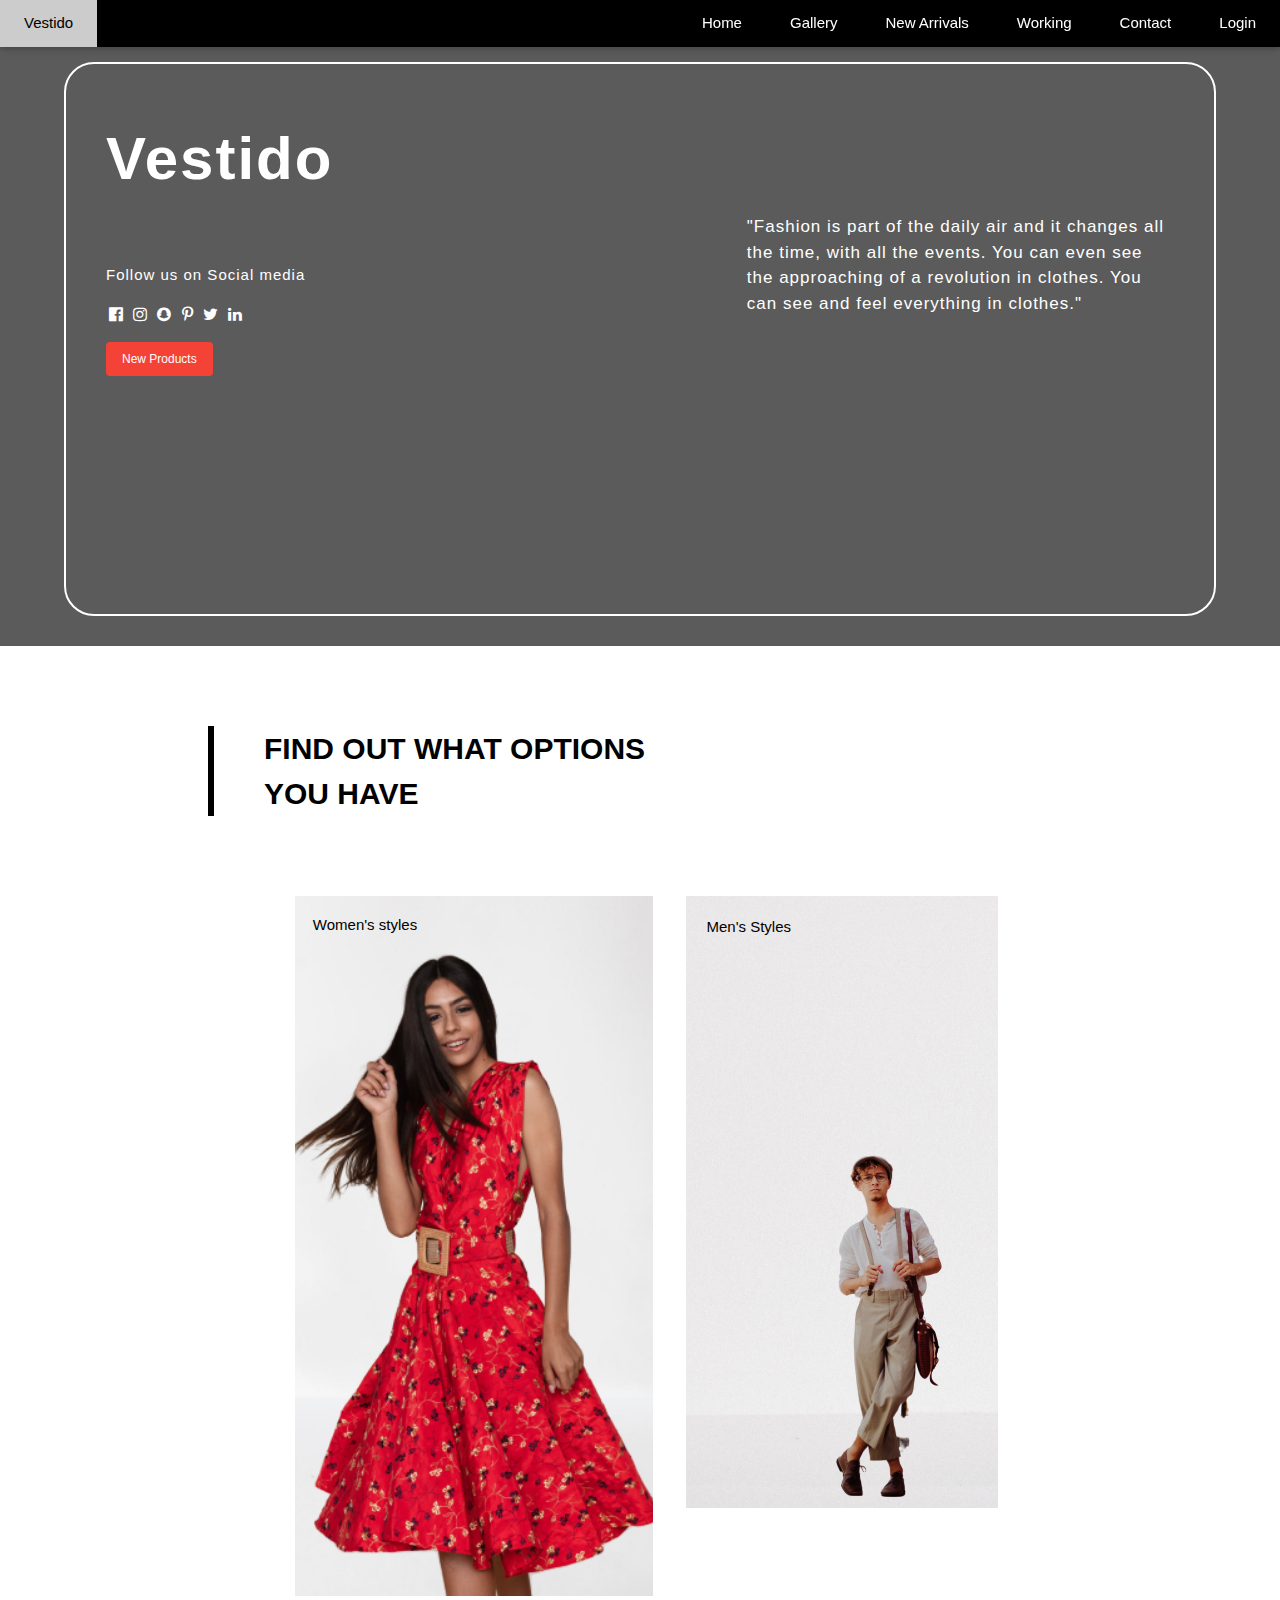
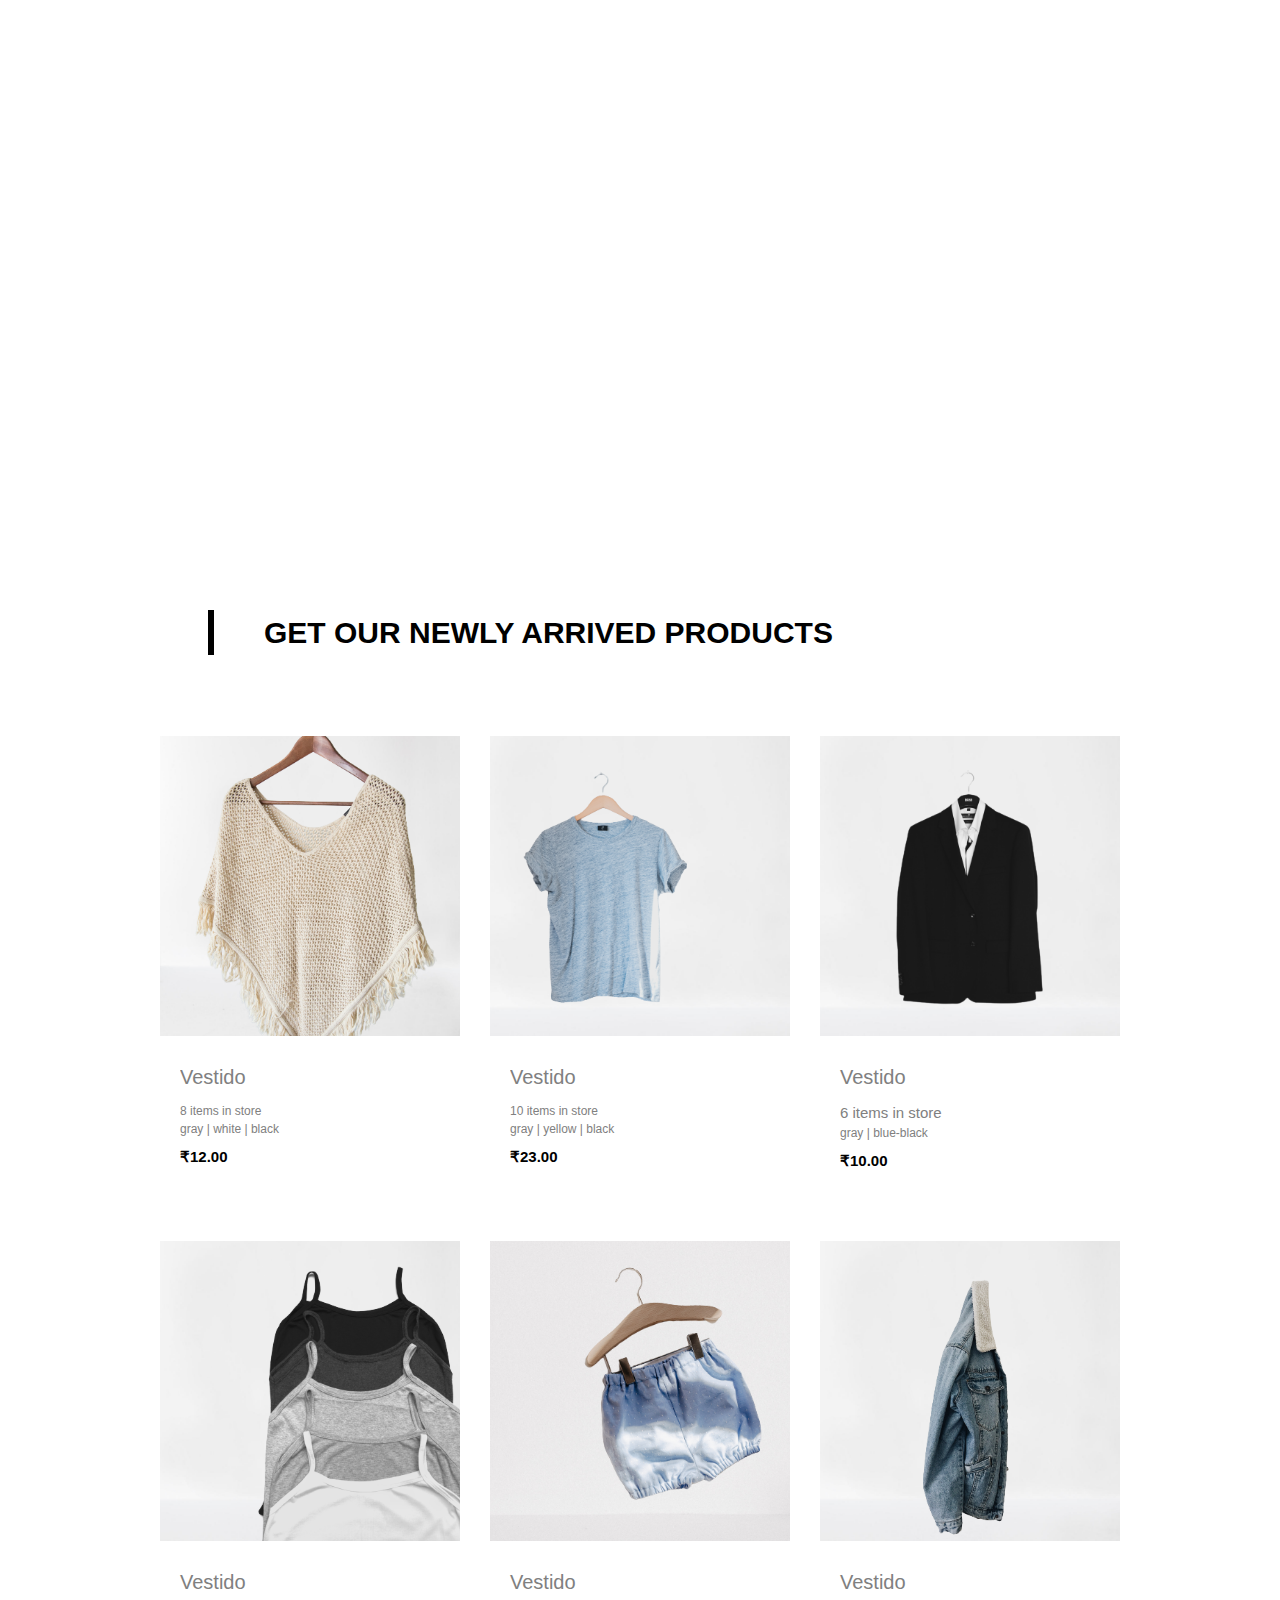
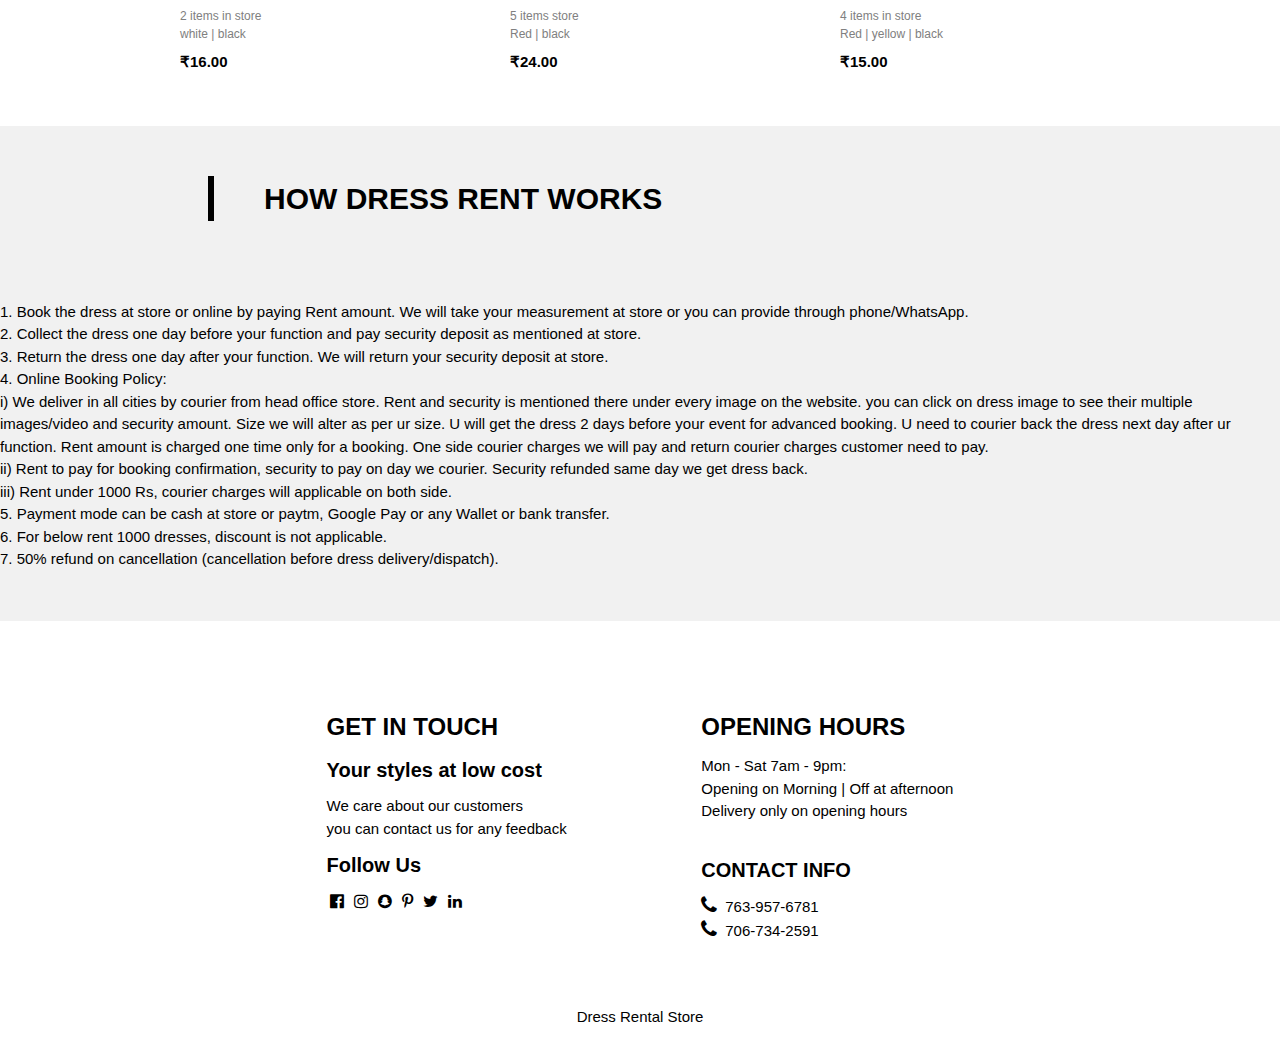
<file: index.html>
<!DOCTYPE html>
<html lang="en">
<head>
    <meta charset="UTF-8">
    <meta http-equiv="X-UA-Compatible" content="IE=edge">
    <meta name="viewport" content="width=device-width, initial-scale=1.0">
    <link rel="stylesheet" href="https://www.w3schools.com/w3css/4/w3.css">
    <link rel="stylesheet" href="https://www.w3schools.com/lib/w3-colors-flat.css">
    <link rel="stylesheet" href="https://cdnjs.cloudflare.com/ajax/libs/font-awesome/4.7.0/css/font-awesome.min.css">
    <link rel="stylesheet" href="style.css">
    <title>Vestido</title>
    <link rel="icon" type="image/x-icon" href="favicon.png">
</head>
<body>
    <header class="header" id="top">
        <div class="w3-top">
            <div class="w3-bar w3-black w3-card header">
              <a class="w3-bar-item w3-button w3-padding-large w3-hide-medium w3-hide-large w3-right" href="javascript:void(0)" onclick="myFunction()" title="Toggle Navigation Menu"><i class="fa fa-bars"></i></a>
              <a href="#top" class="w3-bar-item w3-button w3-padding-large " >Vestido</a>
              <span class="w3-right">

                
              <a href="#home" class="w3-bar-item w3-button w3-padding-large w3-hide-small">Home</a>
              <a href="#gallery" class="w3-bar-item w3-button w3-padding-large w3-hide-small">Gallery</a>
              <a href="#new-arrivals" class="w3-bar-item w3-button w3-padding-large w3-hide-small">New Arrivals</a>
              <a href="#testimony" class="w3-bar-item w3-button w3-padding-large w3-hide-small">Working</a>
              <a href="#contact" class="w3-bar-item w3-button w3-padding-large w3-hide-small">Contact</a>
              <a href="animlogin.html" class="w3-bar-item w3-button w3-padding-large w3-hide-small">Login</a>
            </span>
            </div>
          </div>
  
          <!-- Navbar on small screens (remove the onclick attribute if you want the navbar to always show on top of the content when clicking on the links) -->
          <div id="navDemo" class="w3-bar-block w3-black w3-hide w3-hide-large w3-hide-medium w3-top" style="margin-top:46px">
            <a href="#home" class="w3-bar-item w3-button w3-padding-large" onclick="myFunction()">Home</a>
            <a href="#gallery" class="w3-bar-item w3-button w3-padding-large" onclick="myFunction()">Gallery</a>
            <a href="#new-arrivals" class="w3-bar-item w3-button w3-padding-large" onclick="myFunction()">New Arrivals</a>
            <a href="#testimony" class="w3-bar-item w3-button w3-padding-large" onclick="myFunction()">Testimony</a>
            <a href="#contact" class="w3-bar-item w3-button w3-padding-large" onclick="myFunction()">Contact</a>
          </div>
    </header>
<main>
    <div  class="hero-section w3-animate-left " id="home">
        <div class="hero-section-main">
           <div class="hero-section-into-text w3-margin-top">
               <h1 class="w3-text-white">Vestido</h1>
              <p class="w3-right w3-text-white w3-small w3-hide-small hero-qoute ">
                "Fashion is part of the daily air and it changes all the time,
                 with all the events. You can even see the approaching of a revolution in clothes. 
                You can see and feel everything in clothes."

              </p>
               <div class="w3-text-white l " style="margin-top:60px">
                 <p >Follow us on Social media</p>
                 <div class="w3-margin-top">

  
              <a href="#">  <i class="fa fa-facebook-official w3-hover-opacity icons" ></i></a> 
              <a href="#"><i class="fa fa-instagram w3-hover-opacity icons" ></i></a> 
              <a href="#"><i class="fa fa-snapchat w3-hover-opacity icons"></i></a>  
              <a href="#"><i class="fa fa-pinterest-p w3-hover-opacity icons" ></i></a>  
              <a href="#"><i class="fa fa-twitter w3-hover-opacity icons"></i></a>  
              <a href="#"><i class="fa fa-linkedin w3-hover-opacity icons"></i></a>  
              </div>
               </div>
               <a href="#new-arrivals" class="" >
                <button class="w3-text-white w3-small w3-round w3-red w3-btn w3-margin-top"  >New Products
                  
                </button>
               </a>
               
           </div>
        </div>    
        </div>
    
    </div>
  </main>
  <section>
    <div class="products" id="gallery">

  
      <div class="w3-container ">
        <h2 class="section-text-header">Find out what options <br> you have</h2>
      </div>
      <div class="w3-row product-list"  >
        <div class="w3-col m9 l6 product-left-side w3-animate-left">
          <p style="position: absolute;padding: 18px;">Women's styles</p>
         <img src="img/ussama-azam-HKchJL3uFrw-unsplash-removebg-preview.png" alt="pedram-normohamadian"/>
        </div>
        <div class="w3-col m9 l5 product-right-side" >
          <!-- <div class="product-right-side-1"> -->
            <p style="position: absolute;padding: 20px;">Men's Styles</p>
             <img src="img/gabriel-benois-sVIBH6dMIlI-unsplash-removebg-preview.png" alt="ussama-azam"/>
        </div>

          <!-- Kids styles -->
          
          <!-- <div class="product-right-side-2">
            <p style="position: absolute; padding: 20px;">kid's style</p>
              <img src="img/kindred-hues-photography-YTQQYQ6_g1s-unsplash__1_-removebg-preview.png" alt="kindred-hues"/>
          </div> -->
      

          <!-- </div> -->
      </div>
      <div>
        <div class="w3-container ">
          <h2 class="section-text-header">Get our newly arrived products</h2>
        </div>
        
        
      </div>
      </div>

      
  </section>
  
    <div class="new-arrived-products" id="new-arrivals">
      <div class="new-product ">
         <div class="new-arrived-image">
            <img src="img/milada-vigerova-p8Drpg_duLw-unsplash-removebg-preview.png" alt="milada-vigerova"/>
         </div>
         <div class="w3-margin-top" style="overflow: hidden; padding:0px 20px;">

         
         <h4 style="text-overflow:ellipsis ;overflow: hidden;;">Vestido</h4>
         <p  class="w3-small">8 items in store</p>
         <p class="w3-small" >gray | white | black</p>
         <p class="price" >₹12.00</p>
       </div>
      </div>
      <div class="new-product">
       <div class="new-arrived-image">
         <img src="img/cristofer-maximilian-AqLIkOzWDAk-unsplash-removebg-preview.png" alt="cristofer-maximilian"/>
       </div>
       <div class="w3-margin-top" style="overflow: hidden; padding:0px 20px;">

       
         <h4 style="text-overflow:ellipsis ;overflow: hidden;">Vestido</h4>
         <p  class="w3-small">10 items in store</p>
         <p class="w3-small" >gray | yellow | black</p>
         <p class="price" >₹23.00</p>
     </div>
     </div>
     <div class="new-product">
       <div class="new-arrived-image">
         <img src="img/gez-xavier-mansfield-b34E1vh1tYU-unsplash-removebg-preview.png" alt="gez-xavier-mansfield"/>
     </div>
     <div class="w3-margin-top" style="overflow: hidden;  padding:0px 20px;">
       <h4>Vestido</h4>
       <p >6 items in store</p>
       <p class="w3-small">gray | blue-black</p>
       <p class="price" >₹10.00</p>
   </div>
     </div>
     <div class="new-product">
       <div class="new-arrived-image">
         <img src="img/wander-fleur-fSN3Q_imqrA-unsplash-removebg-preview.png" alt="wander-fleur"/>
       </div>
       <div class="w3-margin-top" style="overflow: hidden;  padding:0px 20px;">
         <h4>Vestido</h4>
         <p class="w3-small">2 items in store</p>
         <p class="w3-small">white | black</p>
         <p class="price" >₹16.00</p>
     </div>
    </div>
    <div class="new-product">
     <div class="new-arrived-image">
       <img src="img/signature-june-v5jTUTeuc1c-unsplash-removebg-preview.png" alt="signature-june"/>
     </div>
     <div class="w3-margin-top" style="overflow: hidden; padding:0px 20px;">
       <h4>Vestido</h4>
       <p  class="w3-small">5 items store </p>
       <p class="w3-small" >Red | black</p>
       <p class="price" >₹24.00</p>
   </div>
   </div>
   <div class="new-product">
     <div class="new-arrived-image">
       <img src="img/kemal-alkan-_BDBEP0ePQc-unsplash-removebg-preview.png" alt="kemal-alkan"/>
   </div>
   <div class="w3-margin-top"  style="overflow: hidden;  padding:0px 20px;">
     <h4 >Vestido</h4>
     <p class="w3-small" >4 items in store</p>
     <p class="w3-small" >Red | yellow | black</p>
     <p  class="price" >₹15.00</p>
 </div>
   </div>

   </div>
<!-- Customer Feedback-->
<div class="w3-light-gray" style="margin-top: 40px; padding: 50px 0px;" id="testimony">


<div class="feedback">
  <div class="w3-container ">
    <h2 class="section-text-header " style="margin-top: 0px !important;">How Dress Rent Works</h2>
  </div> 
</div>
<div class="rte-setting"> 
<p>1. Book the dress at store or online by paying Rent amount. We will take your measurement at store or you can provide through phone/WhatsApp.</p>
<p>2. Collect the dress one day before your function and pay security deposit as mentioned at store. </p>
<p>3. Return the dress one day after your function. We will return your security deposit at store.</p>
<p>4. Online Booking Policy:</p>
<p>     i) We deliver in all cities by courier from head office store. Rent and security is mentioned there under every image on the website. you can click on dress image to see their multiple images/video and security amount. Size we will alter as per ur size.  U will get the dress 2 days before your event for advanced booking. U need to courier back the dress next day after ur function. Rent amount is charged one time only for a booking. One side courier charges we will pay and return courier charges customer need to pay. </p>
<p>     <span>ii) Rent to pay for booking confirmation, security to pay on day we courier. Security refunded same day we get dress back.</span></p>
<p>     <span>iii) Rent under 1000 Rs, courier charges will applicable on both side.</span></p>
<p>5. Payment mode can be cash at store or paytm, Google Pay or any Wallet or bank transfer.</p>
<p>6. For below rent 1000 dresses, discount is not applicable.</p>
<p>7. 50% refund on cancellation (cancellation before dress delivery/dispatch).</p>
</div>
  </div>


  </div> 
</div>

</div>

<br>
  <div class="w3-center contact" id="contact" >
    <div class=" w3-left-align w3-margin-top contact-info ">
       <h3 style="font-weight: 800;" class="contact-head">GET IN TOUCH</h3> 
       <h4 style="font-weight: 600;">Your styles at low cost 
       </h4>
       <p>We care about our customers<br>you can contact us for any feedback</p>
       <h4 style="font-weight: 600;">Follow Us </h4>
       
     <i class="fa fa-facebook-official w3-hover-opacity icons"  ></i>
     <i class="fa fa-instagram w3-hover-opacity icons" ></i>
     <i class="fa fa-snapchat w3-hover-opacity icons"></i>
     <i class="fa fa-pinterest-p w3-hover-opacity icons" ></i>
     <i class="fa fa-twitter w3-hover-opacity icons"></i>
     <i class="fa fa-linkedin w3-hover-opacity icons"></i>
    </div>
    <div class="w3-left-align w3-margin-top contact-info" >
          <h3 style="font-weight: 600;">OPENING HOURS</h3>
             <p>Mon - Sat 7am - 9pm:</p>
             <p>Opening on Morning | Off at afternoon</p>
             <p>Delivery only on opening hours</p>
             <br>
             <div class="w3-margin-to  w3-left-align" >
              <h4 style="font-weight: 600;">CONTACT INFO</h4>
              <p> <i class="fa fa-phone " style="margin-right: 8px;font-size: 20px;"></i>763-957-6781</p>
              <p><i class="fa fa-phone" style="margin-right: 8px;font-size: 20px;"></i>706-734-2591</p>
              <!-- <label><i class="fa fa-envelope " style=" margin-right: 5px;font-size: 20px;"></i></label>
             <input placeholder="Email" class="w3-margin-top" type="email"/>
             <br>
             <br>
             <button class="w3-button w3-red w3-round " style="margin-left: 30px;">Subscribe</button> -->
    
           </div>     
                 
    </div>
    
    
  </div>


  <div class="w3-flat-midnight-blue w3-padding w3 w3-center w3-margin-top">
    <p>Dress Rental Store</p>
  </div>
    <script>
        function myFunction() {
          var x = document.getElementById("navDemo");
          if (x.className.indexOf("w3-show") == -1) {
            x.className += " w3-show";
          } else { 
            x.className = x.className.replace(" w3-show", "");
          }
        }
    </script>
</body>
</html>
</file>
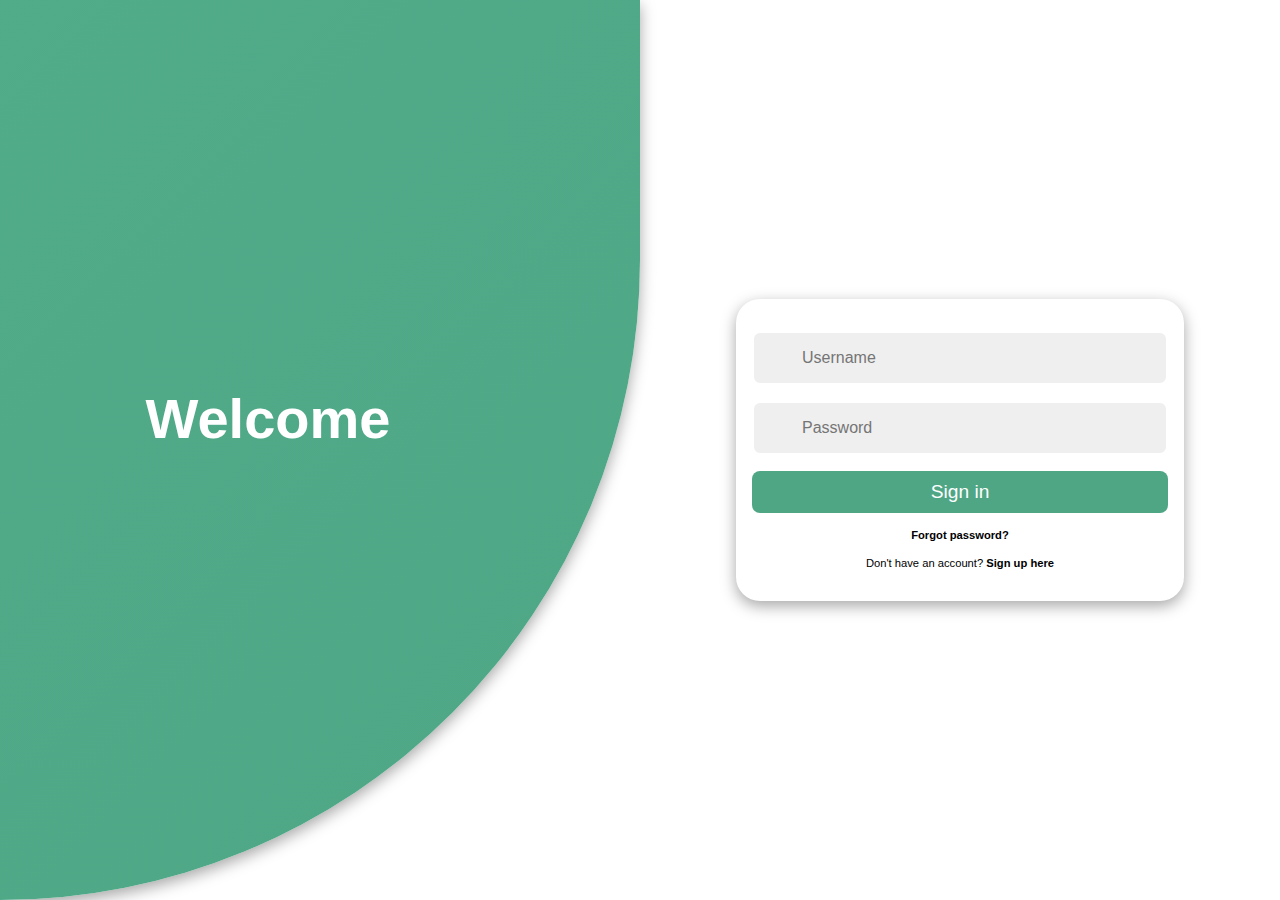
<file: animlogin.html>
<!DOCTYPE html>
<html lang="en">
<head>
    <meta charset="UTF-8">
    <meta http-equiv="X-UA-Compatible" content="IE=edge">
    <meta name="viewport" content="width=device-width, initial-scale=1.0">
    <title>Document</title>
    <link rel="stylesheet" href="logstyle.css">
</head>
<body>
    <div id="container" class="container">
        <!-- FORM SECTION -->
        <div class="row">
            <!-- SIGN UP -->
            <div class="col align-items-center flex-col sign-up">
                <div class="form-wrapper align-items-center">
                    <div class="form sign-up">
                        <div class="input-group">
                            <i class='bx bxs-user'></i>
                            <input type="text" placeholder="Username">
                        </div>
                        <div class="input-group">
                            <i class='bx bx-mail-send'></i>
                            <input type="email" placeholder="Email">
                        </div>
                        <div class="input-group">
                            <i class='bx bxs-lock-alt'></i>
                            <input type="password" placeholder="Password">
                        </div>
                        <div class="input-group">
                            <i class='bx bxs-lock-alt'></i>
                            <input type="password" placeholder="Confirm password">
                        </div>
                        <button>
                            Sign up
                        </button>
                        <p>
                            <span>
                                Already have an account?
                            </span>
                            <b onclick="toggle()" class="pointer">
                                Login
                            </b>
                        </p>
                    </div>
                </div>
            </div>
            <!-- END SIGN UP -->
            <!-- SIGN IN -->
            <div class="col align-items-center flex-col sign-in">
                <div class="form-wrapper align-items-center">
                    <div class="form sign-in">
                        <div class="input-group">
                            <i class='bx bxs-user'></i>
                            <input type="text" placeholder="Username">
                        </div>
                        <div class="input-group">
                            <i class='bx bxs-lock-alt'></i>
                            <input type="password" placeholder="Password">
                        </div>
                        <button>
                            Sign in
                        </button>
                        <p>
                            <b>
                                Forgot password?
                            </b>
                        </p>
                        <p>
                            <span>
                                Don't have an account?
                            </span>
                            <b onclick="toggle()" class="pointer">
                                Sign up here
                            </b>
                        </p>
                    </div>
                </div>
                <div class="form-wrapper">
        
                </div>
            </div>
            <!-- END SIGN IN -->
        </div>
        <!-- END FORM SECTION -->
        <!-- CONTENT SECTION -->
        <div class="row content-row">
            <!-- LOGIN CONTENT -->
            <div class="col align-items-center flex-col">
                <div class="text sign-in">
                    <h2>
                        Welcome
                    </h2>
    
                </div>
                <div class="img sign-in">
        
                </div>
            </div>
            <!-- END LOGIN CONTENT -->
            <!-- SIGN UP CONTENT -->
            <div class="col align-items-center flex-col">
                <div class="img sign-up">
                
                </div>
                <div class="text sign-up">
                    <h2>
                        Join Us
                    </h2>
    
                </div>
            </div>
            <!-- END SIGN UP CONTENT -->
        </div>
        <!-- END CONTENT SECTION -->
    </div>
    <script src="./anim.js"></script>
</body>
</html>
</file>
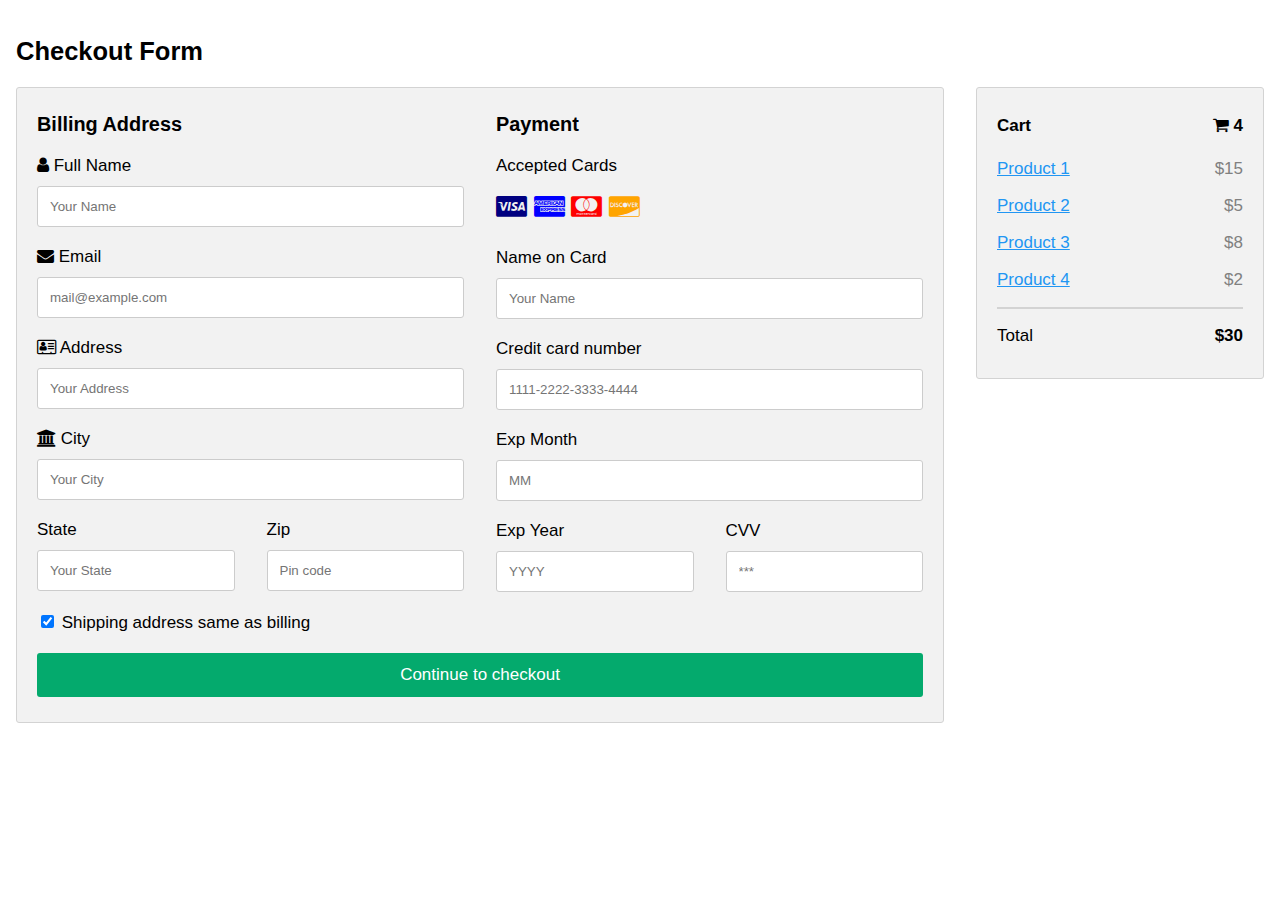
<file: checkout.html>
<!DOCTYPE html>
<html>
<head>
<meta name="viewport" content="width=device-width, initial-scale=1">
<link rel="stylesheet" href="https://cdnjs.cloudflare.com/ajax/libs/font-awesome/4.7.0/css/font-awesome.min.css">
<style>
body {
  font-family: Arial;
  font-size: 17px;
  padding: 8px;
}

* {
  box-sizing: border-box;
}

.row {
  display: -ms-flexbox; /* IE10 */
  display: flex;
  -ms-flex-wrap: wrap; /* IE10 */
  flex-wrap: wrap;
  margin: 0 -16px;
}

.col-25 {
  -ms-flex: 25%; /* IE10 */
  flex: 25%;
}

.col-50 {
  -ms-flex: 50%; /* IE10 */
  flex: 50%;
}

.col-75 {
  -ms-flex: 75%; /* IE10 */
  flex: 75%;
}

.col-25,
.col-50,
.col-75 {
  padding: 0 16px;
}

.container {
  background-color: #f2f2f2;
  padding: 5px 20px 15px 20px;
  border: 1px solid lightgrey;
  border-radius: 3px;
}

input[type=text] {
  width: 100%;
  margin-bottom: 20px;
  padding: 12px;
  border: 1px solid #ccc;
  border-radius: 3px;
}

label {
  margin-bottom: 10px;
  display: block;
}

.icon-container {
  margin-bottom: 20px;
  padding: 7px 0;
  font-size: 24px;
}

.btn {
  background-color: #04AA6D;
  color: white;
  padding: 12px;
  margin: 10px 0;
  border: none;
  width: 100%;
  border-radius: 3px;
  cursor: pointer;
  font-size: 17px;
}

.btn:hover {
  background-color: #45a049;
}

a {
  color: #2196F3;
}

hr {
  border: 1px solid lightgrey;
}

span.price {
  float: right;
  color: grey;
}

/* Responsive layout - when the screen is less than 800px wide, make the two columns stack on top of each other instead of next to each other (also change the direction - make the "cart" column go on top) */
@media (max-width: 800px) {
  .row {
    flex-direction: column-reverse;
  }
  .col-25 {
    margin-bottom: 20px;
  }
}
</style>
</head>
<body>

<h2>Checkout Form</h2>
<div class="row">
  <div class="col-75">
    <div class="container">
      <form action="/action_page.php">
      
        <div class="row">
          <div class="col-50">
            <h3>Billing Address</h3>
            <label for="fname"><i class="fa fa-user"></i> Full Name</label>
            <input type="text" id="fname" name="firstname" placeholder="Your Name">
            <label for="email"><i class="fa fa-envelope"></i> Email</label>
            <input type="text" id="email" name="email" placeholder="mail@example.com">
            <label for="adr"><i class="fa fa-address-card-o"></i> Address</label>
            <input type="text" id="adr" name="address" placeholder="Your Address">
            <label for="city"><i class="fa fa-institution"></i> City</label>
            <input type="text" id="city" name="city" placeholder="Your City">

            <div class="row">
              <div class="col-50">
                <label for="state">State</label>
                <input type="text" id="state" name="state" placeholder="Your State">
              </div>
              <div class="col-50">
                <label for="zip">Zip</label>
                <input type="text" id="zip" name="zip" placeholder="Pin code">
              </div>
            </div>
          </div>

          <div class="col-50">
            <h3>Payment</h3>
            <label for="fname">Accepted Cards</label>
            <div class="icon-container">
              <i class="fa fa-cc-visa" style="color:navy;"></i>
              <i class="fa fa-cc-amex" style="color:blue;"></i>
              <i class="fa fa-cc-mastercard" style="color:red;"></i>
              <i class="fa fa-cc-discover" style="color:orange;"></i>
            </div>
            <label for="cname">Name on Card</label>
            <input type="text" id="cname" name="cardname" placeholder="Your Name">
            <label for="ccnum">Credit card number</label>
            <input type="text" id="ccnum" name="cardnumber" placeholder="1111-2222-3333-4444">
            <label for="expmonth">Exp Month</label>
            <input type="text" id="expmonth" name="expmonth" placeholder="MM">
            <div class="row">
              <div class="col-50">
                <label for="expyear">Exp Year</label>
                <input type="text" id="expyear" name="expyear" placeholder="YYYY">
              </div>
              <div class="col-50">
                <label for="cvv">CVV</label>
                <input type="text" id="cvv" name="cvv" placeholder="***">
              </div>
            </div>
          </div>
          
        </div>
        <label>
          <input type="checkbox" checked="checked" name="sameadr"> Shipping address same as billing
        </label>
        <input type="submit" value="Continue to checkout" class="btn">
      </form>
    </div>
  </div>
  <div class="col-25">
    <div class="container">
      <h4>Cart <span class="price" style="color:black"><i class="fa fa-shopping-cart"></i> <b>4</b></span></h4>
      <p><a href="#">Product 1</a> <span class="price">$15</span></p>
      <p><a href="#">Product 2</a> <span class="price">$5</span></p>
      <p><a href="#">Product 3</a> <span class="price">$8</span></p>
      <p><a href="#">Product 4</a> <span class="price">$2</span></p>
      <hr>
      <p>Total <span class="price" style="color:black"><b>$30</b></span></p>
    </div>
  </div>
</div>

</body>
</html>
</file>
<file: style.css>
html {
    scroll-behavior: smooth;
  }
  
  * {
    margin: 0;
    padding: 0;
  }
  .hero-section{
      margin-top: 46px !important;
      background-image: url("https://source.unsplash.com/L1jYYtjgIic");
      background-repeat: no-repeat;
      box-sizing: border-box;
  }
  .hero-section-main{
      background-color: rgba(22, 22, 22, 0.7);
      display: flex;
      justify-content: center;    
  }
  .hero-section-into-text{
      padding: 40px ;
      width: 90%;;
      margin-bottom: 30px;
      border:2px solid white !important;
      border-radius:30px !important;    
  }
  .hero-section-into-text h1{
      font-size: 60px !important;
      letter-spacing: 2px;
      font-weight: 800;
      font-family: sans-serif;    
  }
  .hero-section-into-text p{
      width: 40%;
      letter-spacing: 1px;
  }
  .section-text-header{
      margin: 80px 0px!important;
      border-left:6px solid black;
      padding-left:50px !important;   
      text-transform: uppercase;
      font-weight: 600;    
  }
  .product-left-side{
      width:600px;
      height: 700px;
      margin-right: 20px;
  }
  .product-left-side img{
      height: 100%;
      width: 100%;
      object-fit: cover
  }
  .product-right-side{
      width:400px;
      display: grid;
      grid-template-rows: 1fr 1fr;
      grid-row-gap: 10px;    
  }
  .icons{
      font-size: 16px; 
      padding: 3px;
  }
  .product-right-side-1{    
      width:400px;
      height:340px;
  }
  .product-right-side-1 img{
      width: 100%;
      height: 100%;
      object-fit: cover;
      overflow:hidden;
  }
  .product-right-side-2{
      height:337px;
      width:400px;
      margin-top: 8px;
      overflow:hidden ;
  }
  .product-right-side-2 img{
      width: 100%;
      height: 100%;
      object-fit: cover;
      overflow:hidden ;
  }
  .contact{
      padding: 40px 0px;
      width:60%;
      margin: auto;
      display: flex;
      justify-content: space-evenly;
      flex-wrap: wrap;    
  }
  .products{
      width: 90%;
      margin: auto;
      overflow-x: hidden;
  }
  .product-list{
      width:80% !important;
      margin:auto;
      overflow:hidden ;   
  }
  .new-arrived-products{
      display: flex !important;
      flex-wrap: wrap;
      justify-content: center;
      gap:30px;
      grid-row-gap: 60px;
      width:80%;
      margin: auto;
      overflow:hidden ;
  }
  .new-product {
      height: 445px;
      color:gray;
  }
  .price{
      color:black;
      font-weight: 600;
      margin-top: 8px;
  }
  .new-arrived-image{
      width:300px !important;
      height:300px !important;
      overflow:hidden ;
  }
  .new-arrived-image img{
      width:100% !important;
      height: 100% !important;
      object-fit: cover;
  }
  .feedback{
     width:70%;
     margin: auto;
  }
  .name{
      font-weight: 600;
      font-size: 14px;
  }
  .card{
      width:380px;
      padding: 20px;
      border-radius: 10px;
      margin: 15px;
      background-color: white;
      height: 150px;
      box-shadow: 2px 7px 20px -5px rgba(0,0,0,0.57);
      -webkit-box-shadow: 2px 7px 20px -5px rgba(0,0,0,0.57);
      -moz-box-shadow: 2px 7px 20px -5px rgba(0,0,0,0.57);
  }
  .customer-profile{
      width:50px;
      height: 50px;
      margin-right: 10px;
  }
  .customer-feedback-header{
      display:flex;
      align-items: center;
      margin-bottom: 20px;
  }
  .customer-profile img{
      width:100% !important;
      height: 100% !important;
      object-fit: cover;
      border-radius: 50%;
  }
  
  /*medium screens - Laptops*/
  
  @media screen and (max-width: 1024px) {
      .hero-section{
          background-image: url("https://source.unsplash.com/L1jYYtjgIic/1050x500");
          background-repeat: no-repeat;
      }
      .products{
          width: 90% !important;
      }
      .feedback{
          width:90%;
          margin: auto;    
      }
      .contact{
          width:90% !important;            
      }
  }
  
  @media screen and (min-width: 1200px) {
      .new-arrived-products{
          width:80% !important;
      }
      .feedback{
          width:70%;
          margin: auto;    
      }
      .products{
          width: 70%;
          margin: auto;
      }
      .product-list{
         display: flex;
         justify-content: space-between;
      }
      .hero-section-main{
          display: flex;
          justify-content: center;
          height: 600px;
      }
     .hero-section{
      background-image: url("https://source.unsplash.com/L1jYYtjgIic");
      background-repeat: no-repeat;
      background-size: cover;
      margin: auto;
      height: 600px;
      }
      .contact{
          width:70%;
      }
      .hero-qoute{
          font-size: 17px !important;
          
      }
      
  }
  
  /*Small screens - tablets*/
  @media screen and (min-width:481px) and (max-width: 768px) {
      .feedback{
          width:90%;
          margin: auto    
      }
      .Customer-feedback{
          justify-content: center !important;
      }
      .products{
          width: 90% !important;
          margin: auto !important;
      }
      .new-arrived-image{
          width:250px !important;
          height:300px !important;
      }
      .new-arrived-image img{
          width:100%!important;
          height: 100% !important;
          object-fit: cover;
      }
      
      .hero-section{
          margin-top: 50px;
          background-image: url("https://source.unsplash.com/L1jYYtjgIic/780x500");
          background-repeat: no-repeat;
      }
      .hero-section-main{
          background-color: rgba(22, 22, 22, 0.7);
          display: flex;
          justify-content: center;
          height: 400px;
      }
      .hero-section-into-text h1{
          font-size: 25px !important;
          letter-spacing: 2px;
          font-weight: 800;
          font-family: sans-serif;
      }
      .hero-section-into-text p{
          width: 100%;
          letter-spacing: 1px;
          font-size: 11px ;
          margin-top: 30px;
      }
     .products{
         width: 80% !important;
         margin: auto;
     }
      .product-left-side{
          width:500px !important;
          height: 540px;
          margin: auto !important;
      }
      .product-left-side img{
          height: 100%;
          width: 100%;
          object-fit: cover;
      }
      .product-right-side{
          width:500px ;
           display: grid;
           grid-template-rows: 1fr 1fr;
           grid-row-gap: 10px;
      }
      .product-right-side-1{
      width:500px !important;
      height:540px !important;
      margin: 30px auto
      }
      .product-right-side-1 img{
          width: 100%;
          height: 100%;
          object-fit: cover;
          overflow:hidden;
      }
      .product-right-side-2{
          height:540px !important;
          width:500px !important;
      }
      .product-right-side-2 img{
          width: 100%;
          height: 100%;
          object-fit: cover;
          overflow:hidden ;
      }
      .contact{
          margin-top: 50px !important;
          width:85% !important;
          justify-content: space-between;
      }
  
      .contact-head{
      font-size:20px;
      }
      .contact h4{
      font-size:15px ;
      }
      .contact p{
      font-size: 10px; 
      }
      .contact h2{
      font-size: 16px;
      }
  
  }
  
  
  /*Extra small screens - phones*/
  @media screen and (max-width: 480px) {
      .hero-section-main{
          background-color: rgba(22, 22, 22, 0.7);
          display: flex;
          justify-content: center;
          height: 400px;
      }
      .hero-section{
          margin-top: 50px;
          background-image: url("https://source.unsplash.com/L1jYYtjgIic/480x400") !important;
          background-repeat: no-repeat;
          overflow-x: hidden;
          overflow-y: scroll;    
      }
      .hero-section-into-text h1{
          font-size: 25px !important;
          letter-spacing: 2px;
          font-weight: 800;
          font-family: sans-serif;
      }
      .hero-section-into-text p{
          width: 100%;
          letter-spacing: 1px;
          font-size: 11px ;
          margin-top: 30px;
      }
      .products{
          width:90%;
          overflow-x: hidden;
      }
      .section{
          height: 2000px !important;
      }
      .product-list{
          display: flex !important;
          flex-direction: column;
      }
      .product-left-side{
          width:300px !important; 
          height: 350px !important;
          margin-top: 40px;
          overflow:hidden ;
      }
      .product-left-side img{
          width: 100% !important;
          height: 100% !important;
          object-fit: cover;
      }
      .product-right-side{
          display: flex;
          flex-direction: column;
      }
      .product-right-side-1{
          width:300px !important;
          height:350px !important;
          margin-top: 40px !important;
      }
      .product-right-side-1 img{
          width: 100%;
          height: 100%;
          object-fit: cover;
          overflow:hidden;
      }
      .product-right-side-2{
          height:350px !important;
          width:300px !important;
          margin-top: 40px !important; 
      }
      .product-right-side-2 img{
          width: 100%;
          height: 100%;
          object-fit: cover;
          overflow:hidden ;
      }
      .section-text-header{
          width: 300px !important;
          margin: 40px 0px!important;
          border-left:6px solid white;
          font-size: 20px !important;
          padding-left:30px !important;   
          text-transform: uppercase;
          font-weight: 600;    
      }
  
      .new-product{
          border-bottom:1px solid gray;
          padding-bottom: 50px;
          height: 420px;    
      }
      .new-arrived-image{
          width:230px !important;
          height:240px !important;
      }
      .new-arrived-image img{
          width:100% !important;
          height: 100% !important;
          object-fit: cover;
      }
      .feedback{
          width:90%;
          margin: auto;
      }
      .Customer-feedback{
          justify-content: center !important;
      }
      .contact-info{
          width:300px;
          border:1px solid whitesmoke;
          padding: 30px 15px;
          border-radius: 10px;
      }
      .contact{
          width:80%;
                  
      }
      .contact-head{
          font-size:20px;
      }
      .contact h4{
          font-size:15px ;
      }
      .contact p{
          font-size: 10px;
      }
      .contact h2{
          font-size: 16px;
      }
  
  }
</file>
<file: logstyle.css>
:root {
    --primary-color: #4EA685;
    --secondary-color: #57B894;
    --black: #000000;
    --white: #ffffff;
    --gray: #efefef;
    --gray-2: #757575;

    --facebook-color: #4267B2;
    --google-color: #DB4437;
    --twitter-color: #1DA1F2;
    --insta-color: #E1306C;
}

@import url('https://fonts.googleapis.com/css2?family=Poppins:wght@200;300;400;500;600&display=swap');

* {
    font-family: 'Poppins', sans-serif;
    margin: 0;
    padding: 0;
    box-sizing: border-box;
}

html,
body {
    height: 100vh;
    overflow: hidden;
}

.container {
    position: relative;
    min-height: 100vh;
    overflow: hidden;
}

.row {
    display: flex;
    flex-wrap: wrap;
    height: 100vh;
}

.col {
    width: 50%;
}

.align-items-center {
    display: flex;
    align-items: center;
    justify-content: center;
    text-align: center;
}

.form-wrapper {
    width: 100%;
    max-width: 28rem;
}

.form {
    padding: 1rem;
    background-color: var(--white);
    border-radius: 1.5rem;
    width: 100%;
    box-shadow: rgba(0, 0, 0, 0.35) 0px 5px 15px;
    transform: scale(0);
    transition: .5s ease-in-out;
    transition-delay: 1s;
}

.input-group {
    position: relative;
    width: 100%;
    margin: 1rem 0;
}

.input-group i {
    position: absolute;
    top: 50%;
    left: 1rem;
    transform: translateY(-50%);
    font-size: 1.4rem;
    color: var(--gray-2);
}

.input-group input {
    width: 100%;
    padding: 1rem 3rem;
    font-size: 1rem;
    background-color: var(--gray);
    border-radius: .5rem;
    border: 0.125rem solid var(--white);
    outline: none;
}

.input-group input:focus {
    border: 0.125rem solid var(--primary-color);
}

.form button {
    cursor: pointer;
    width: 100%;
    padding: .6rem 0;
    border-radius: .5rem;
    border: none;
    background-color: var(--primary-color);
    color: var(--white);
    font-size: 1.2rem;
    outline: none;
}

.form p {
    margin: 1rem 0;
    font-size: .7rem;
}

.flex-col {
    flex-direction: column;
}

.social-list {
    margin: 2rem 0;
    padding: 1rem;
    border-radius: 1.5rem;
    width: 100%;
    box-shadow: rgba(0, 0, 0, 0.35) 0px 5px 15px;
    transform: scale(0);
    transition: .5s ease-in-out;
    transition-delay: 1.2s;
}

.social-list>div {
    color: var(--white);
    margin: 0 .5rem;
    padding: .7rem;
    cursor: pointer;
    border-radius: .5rem;
    cursor: pointer;
    transform: scale(0);
    transition: .5s ease-in-out;
}

.social-list>div:nth-child(1) {
    transition-delay: 1.4s;
}

.social-list>div:nth-child(2) {
    transition-delay: 1.6s;
}

.social-list>div:nth-child(3) {
    transition-delay: 1.8s;
}

.social-list>div:nth-child(4) {
    transition-delay: 2s;
}

.social-list>div>i {
    font-size: 1.5rem;
    transition: .4s ease-in-out;
}

.social-list>div:hover i {
    transform: scale(1.5);
}

.facebook-bg {
    background-color: var(--facebook-color);
}

.google-bg {
    background-color: var(--google-color);
}

.twitter-bg {
    background-color: var(--twitter-color);
}

.insta-bg {
    background-color: var(--insta-color);
}

.pointer {
    cursor: pointer;
}

.container.sign-in .form.sign-in,
.container.sign-in .social-list.sign-in,
.container.sign-in .social-list.sign-in>div,
.container.sign-up .form.sign-up,
.container.sign-up .social-list.sign-up,
.container.sign-up .social-list.sign-up>div {
    transform: scale(1);
}

.content-row {
    position: absolute;
    top: 0;
    left: 0;
    pointer-events: none;
    z-index: 6;
    width: 100%;
}

.text {
    margin: 0 4rem 4rem -2.5rem;
    color: var(--white);
}

.text h2 {
    font-size: 3.5rem;
    font-weight: 800;
    margin: 2rem 0;
    transition: 1s ease-in-out;
}

.text p {
    font-weight: 600;
    transition: 1s ease-in-out;
    transition-delay: .2s;
}

.img img {
    width: 30vw;
    transition: 1s ease-in-out;
    transition-delay: .4s;
}

.text.sign-in h2,
.text.sign-in p,
.img.sign-in img {
    transform: translateX(-250%);
}

.text.sign-up h2,
.text.sign-up p,
.img.sign-up img {
    transform: translateX(250%);
}

.container.sign-in .text.sign-in h2,
.container.sign-in .text.sign-in p,
.container.sign-in .img.sign-in img,
.container.sign-up .text.sign-up h2,
.container.sign-up .text.sign-up p,
.container.sign-up .img.sign-up img {
    transform: translateX(0);
}

/* BACKGROUND */

.container::before {
    content: "";
    position: absolute;
    top: 0;
    right: 0;
    height: 100vh;
    width: 300vw;
    transform: translate(35%, 0);
    background-image: linear-gradient(-45deg, var(--primary-color) 0%, var(--secondary-color) 100%);
    transition: 1s ease-in-out;
    z-index: 6;
    box-shadow: rgba(0, 0, 0, 0.35) 0px 5px 15px;
    border-bottom-right-radius: max(50vw, 50vh);
    border-top-left-radius: max(50vw, 50vh);
}

.container.sign-in::before {
    transform: translate(0, 0);
    right: 50%;
}

.container.sign-up::before {
    transform: translate(100%, 0);
    right: 50%;
}

/* RESPONSIVE */

@media only screen and (max-width: 425px) {

    .container::before,
    .container.sign-in::before,
    .container.sign-up::before {
        height: 100vh;
        border-bottom-right-radius: 0;
        border-top-left-radius: 0;
        z-index: 0;
        transform: none;
        right: 0;
    }

    /* .container.sign-in .col.sign-up {
        transform: translateY(100%);
    } */

    .container.sign-in .col.sign-in,
    .container.sign-up .col.sign-up {
        transform: translateY(0);
    }

    .content-row {
        align-items: flex-start !important;
    }

    .content-row .col {
        transform: translateY(0);
        background-color: unset;
    }

    .col {
        width: 100%;
        position: absolute;
        padding: 2rem;
        background-color: var(--white);
        border-top-left-radius: 2rem;
        border-top-right-radius: 2rem;
        transform: translateY(100%);
        transition: 1s ease-in-out;
    }

    .row {
        align-items: flex-end;
        justify-content: flex-end;
    }

    .form,
    .social-list {
        box-shadow: none;
        margin: 0;
        padding: 0;
    }

    .text {
        margin: 0;
    }

    .text p {
        display: none;
    }

    .text h2 {
        margin: .5rem;
        font-size: 2rem;
    }
}
</file>
